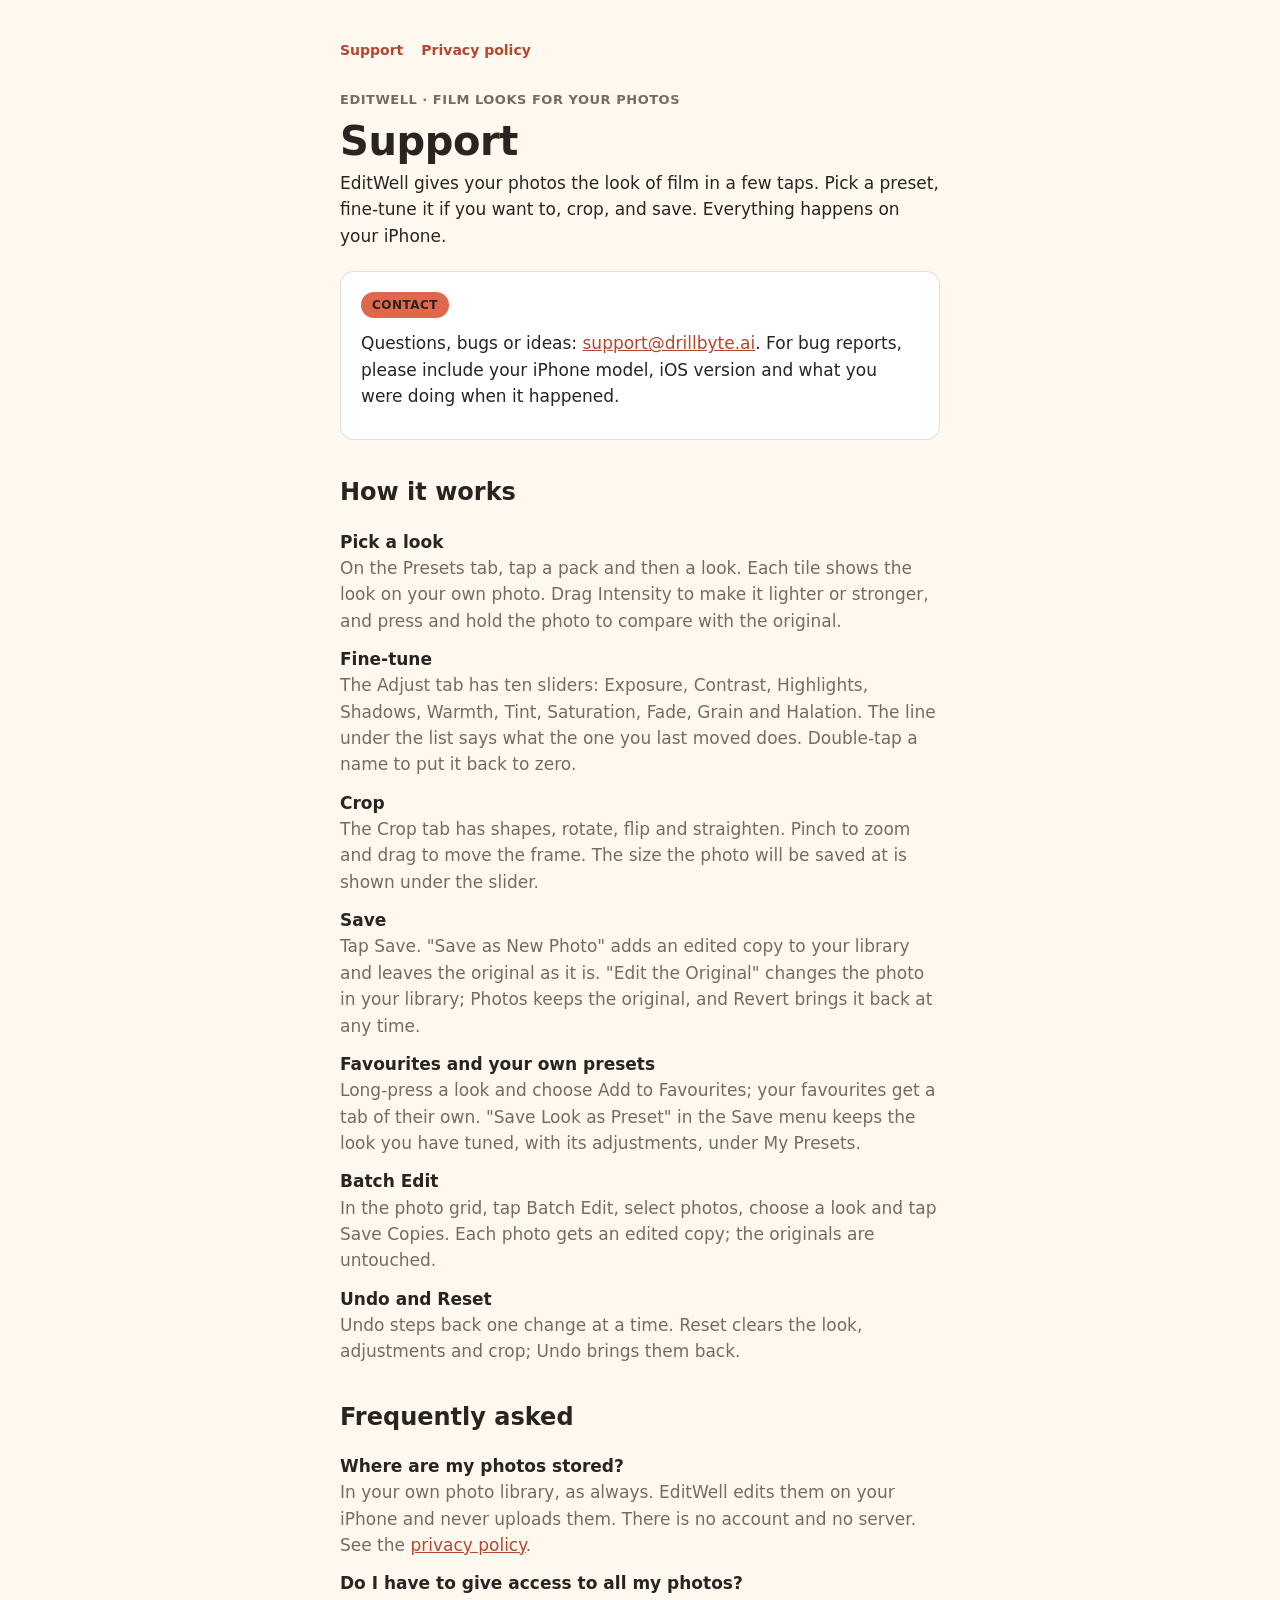
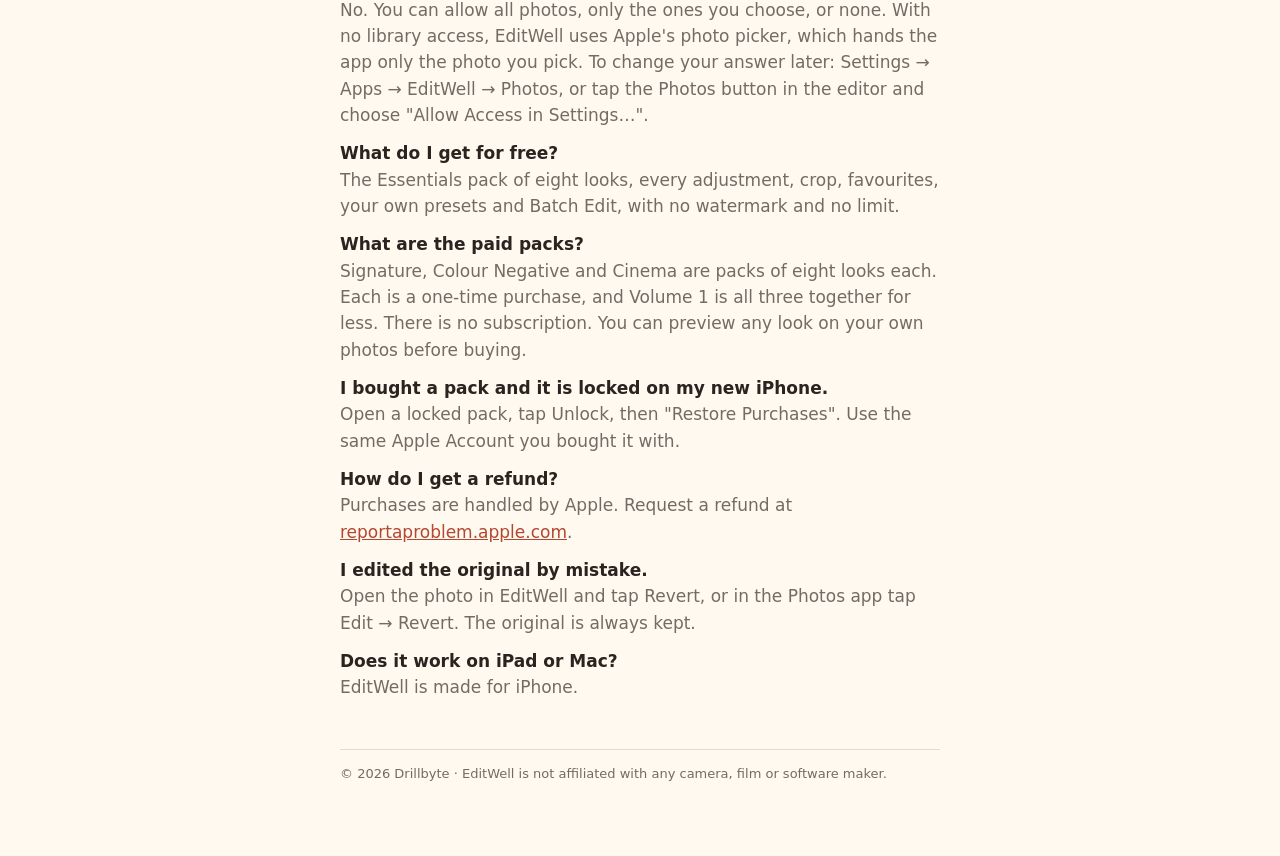
<file: index.html>
<!doctype html>
<html lang="en">
<head>
<meta charset="utf-8">
<meta name="viewport" content="width=device-width, initial-scale=1">
<title>EditWell — Support</title>
<meta name="description" content="Support for EditWell, the iPhone photo editor that gives your photos a film look from presets.">
<link rel="stylesheet" href="style.css">
</head>
<body>
<main>
  <nav><a href="index.html">Support</a><a href="privacy.html">Privacy policy</a></nav>
  <p class="eyebrow">EditWell · film looks for your photos</p>
  <h1>Support</h1>
  <p>EditWell gives your photos the look of film in a few taps. Pick a preset, fine-tune it if you want to, crop, and save. Everything happens on your iPhone.</p>

  <div class="card">
    <span class="pill">Contact</span>
    <p>Questions, bugs or ideas: <a href="mailto:support@drillbyte.ai">support@drillbyte.ai</a>. For bug reports, please include your iPhone model, iOS version and what you were doing when it happened.</p>
  </div>

  <h2>How it works</h2>
  <dl>
    <dt>Pick a look</dt>
    <dd>On the Presets tab, tap a pack and then a look. Each tile shows the look on your own photo. Drag Intensity to make it lighter or stronger, and press and hold the photo to compare with the original.</dd>
    <dt>Fine-tune</dt>
    <dd>The Adjust tab has ten sliders: Exposure, Contrast, Highlights, Shadows, Warmth, Tint, Saturation, Fade, Grain and Halation. The line under the list says what the one you last moved does. Double-tap a name to put it back to zero.</dd>
    <dt>Crop</dt>
    <dd>The Crop tab has shapes, rotate, flip and straighten. Pinch to zoom and drag to move the frame. The size the photo will be saved at is shown under the slider.</dd>
    <dt>Save</dt>
    <dd>Tap Save. "Save as New Photo" adds an edited copy to your library and leaves the original as it is. "Edit the Original" changes the photo in your library; Photos keeps the original, and Revert brings it back at any time.</dd>
    <dt>Favourites and your own presets</dt>
    <dd>Long-press a look and choose Add to Favourites; your favourites get a tab of their own. "Save Look as Preset" in the Save menu keeps the look you have tuned, with its adjustments, under My Presets.</dd>
    <dt>Batch Edit</dt>
    <dd>In the photo grid, tap Batch Edit, select photos, choose a look and tap Save Copies. Each photo gets an edited copy; the originals are untouched.</dd>
    <dt>Undo and Reset</dt>
    <dd>Undo steps back one change at a time. Reset clears the look, adjustments and crop; Undo brings them back.</dd>
  </dl>

  <h2>Frequently asked</h2>
  <dl>
    <dt>Where are my photos stored?</dt>
    <dd>In your own photo library, as always. EditWell edits them on your iPhone and never uploads them. There is no account and no server. See the <a href="privacy.html">privacy policy</a>.</dd>
    <dt>Do I have to give access to all my photos?</dt>
    <dd>No. You can allow all photos, only the ones you choose, or none. With no library access, EditWell uses Apple's photo picker, which hands the app only the photo you pick. To change your answer later: Settings → Apps → EditWell → Photos, or tap the Photos button in the editor and choose "Allow Access in Settings…".</dd>
    <dt>What do I get for free?</dt>
    <dd>The Essentials pack of eight looks, every adjustment, crop, favourites, your own presets and Batch Edit, with no watermark and no limit.</dd>
    <dt>What are the paid packs?</dt>
    <dd>Signature, Colour Negative and Cinema are packs of eight looks each. Each is a one-time purchase, and Volume 1 is all three together for less. There is no subscription. You can preview any look on your own photos before buying.</dd>
    <dt>I bought a pack and it is locked on my new iPhone.</dt>
    <dd>Open a locked pack, tap Unlock, then "Restore Purchases". Use the same Apple Account you bought it with.</dd>
    <dt>How do I get a refund?</dt>
    <dd>Purchases are handled by Apple. Request a refund at <a href="https://reportaproblem.apple.com">reportaproblem.apple.com</a>.</dd>
    <dt>I edited the original by mistake.</dt>
    <dd>Open the photo in EditWell and tap Revert, or in the Photos app tap Edit → Revert. The original is always kept.</dd>
    <dt>Does it work on iPad or Mac?</dt>
    <dd>EditWell is made for iPhone.</dd>
  </dl>

  <footer>© 2026 Drillbyte · EditWell is not affiliated with any camera, film or software maker.</footer>
</main>
</body>
</html>
</file>
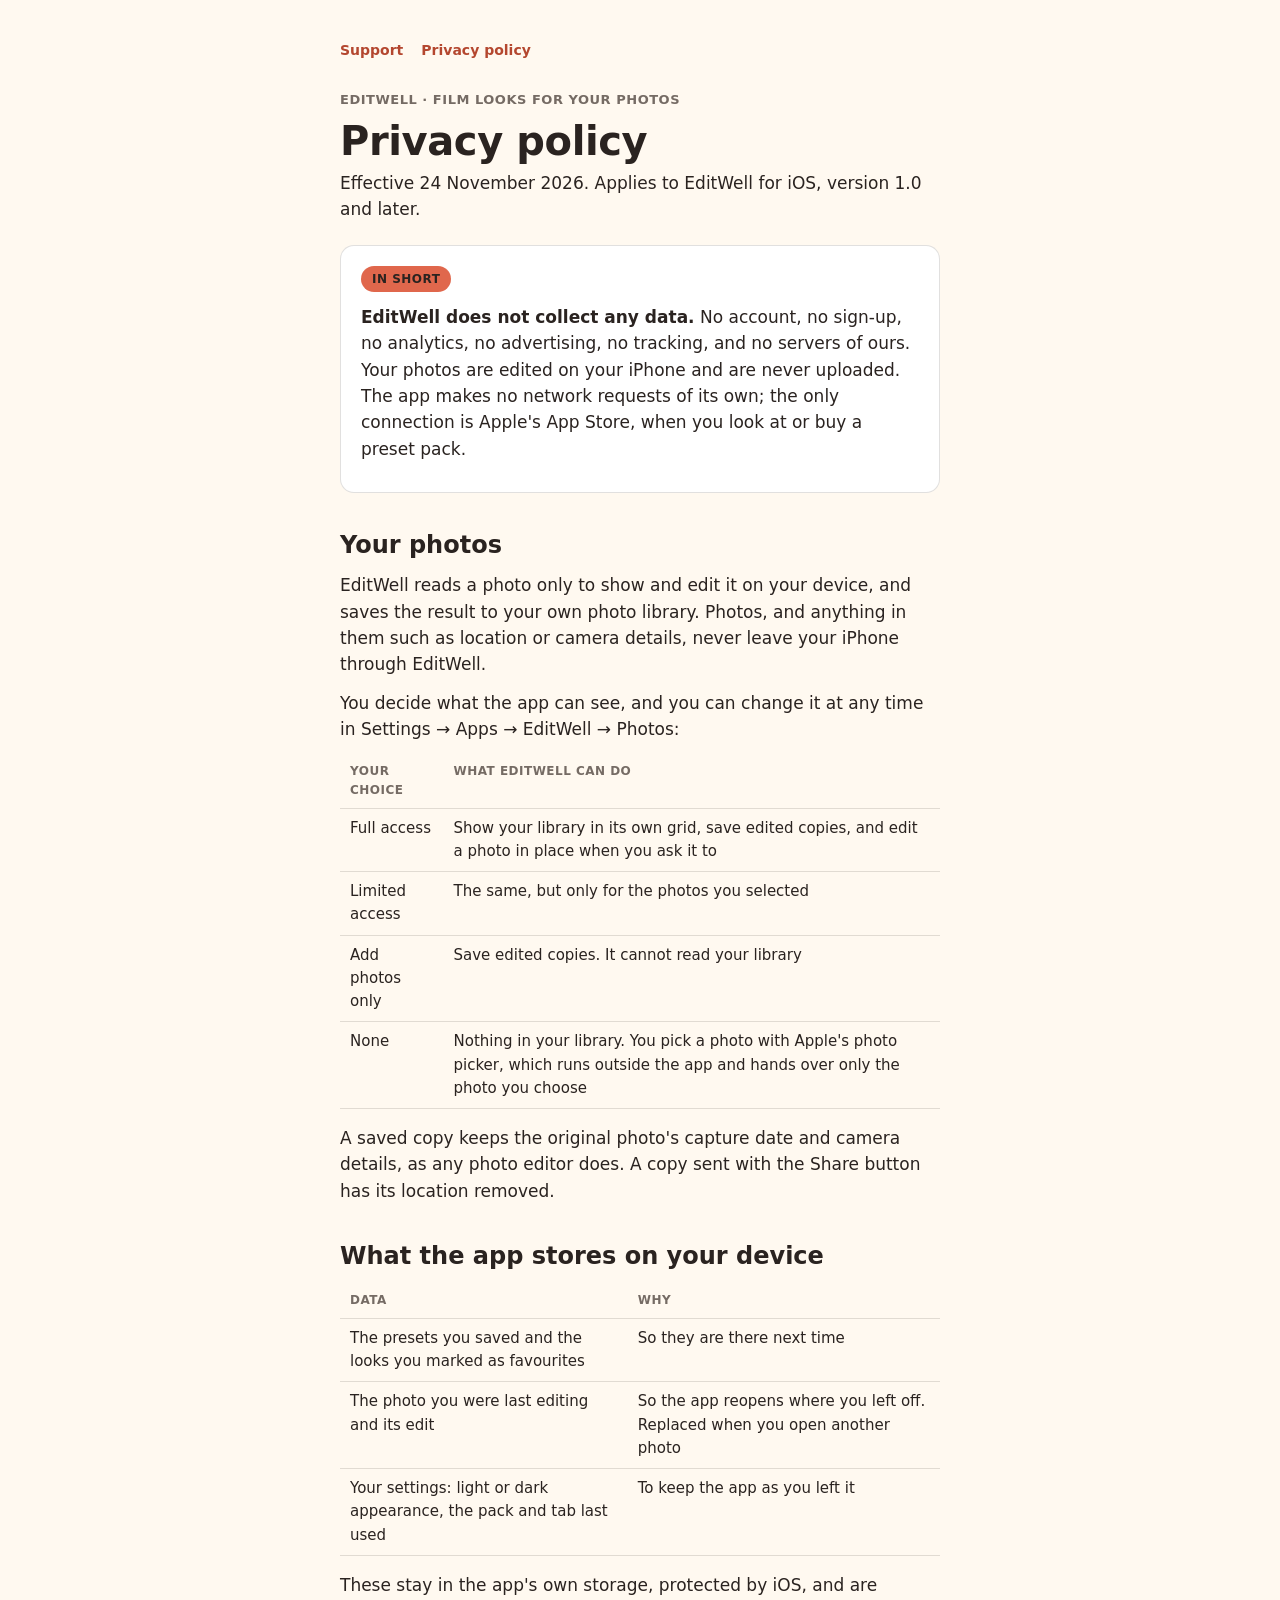
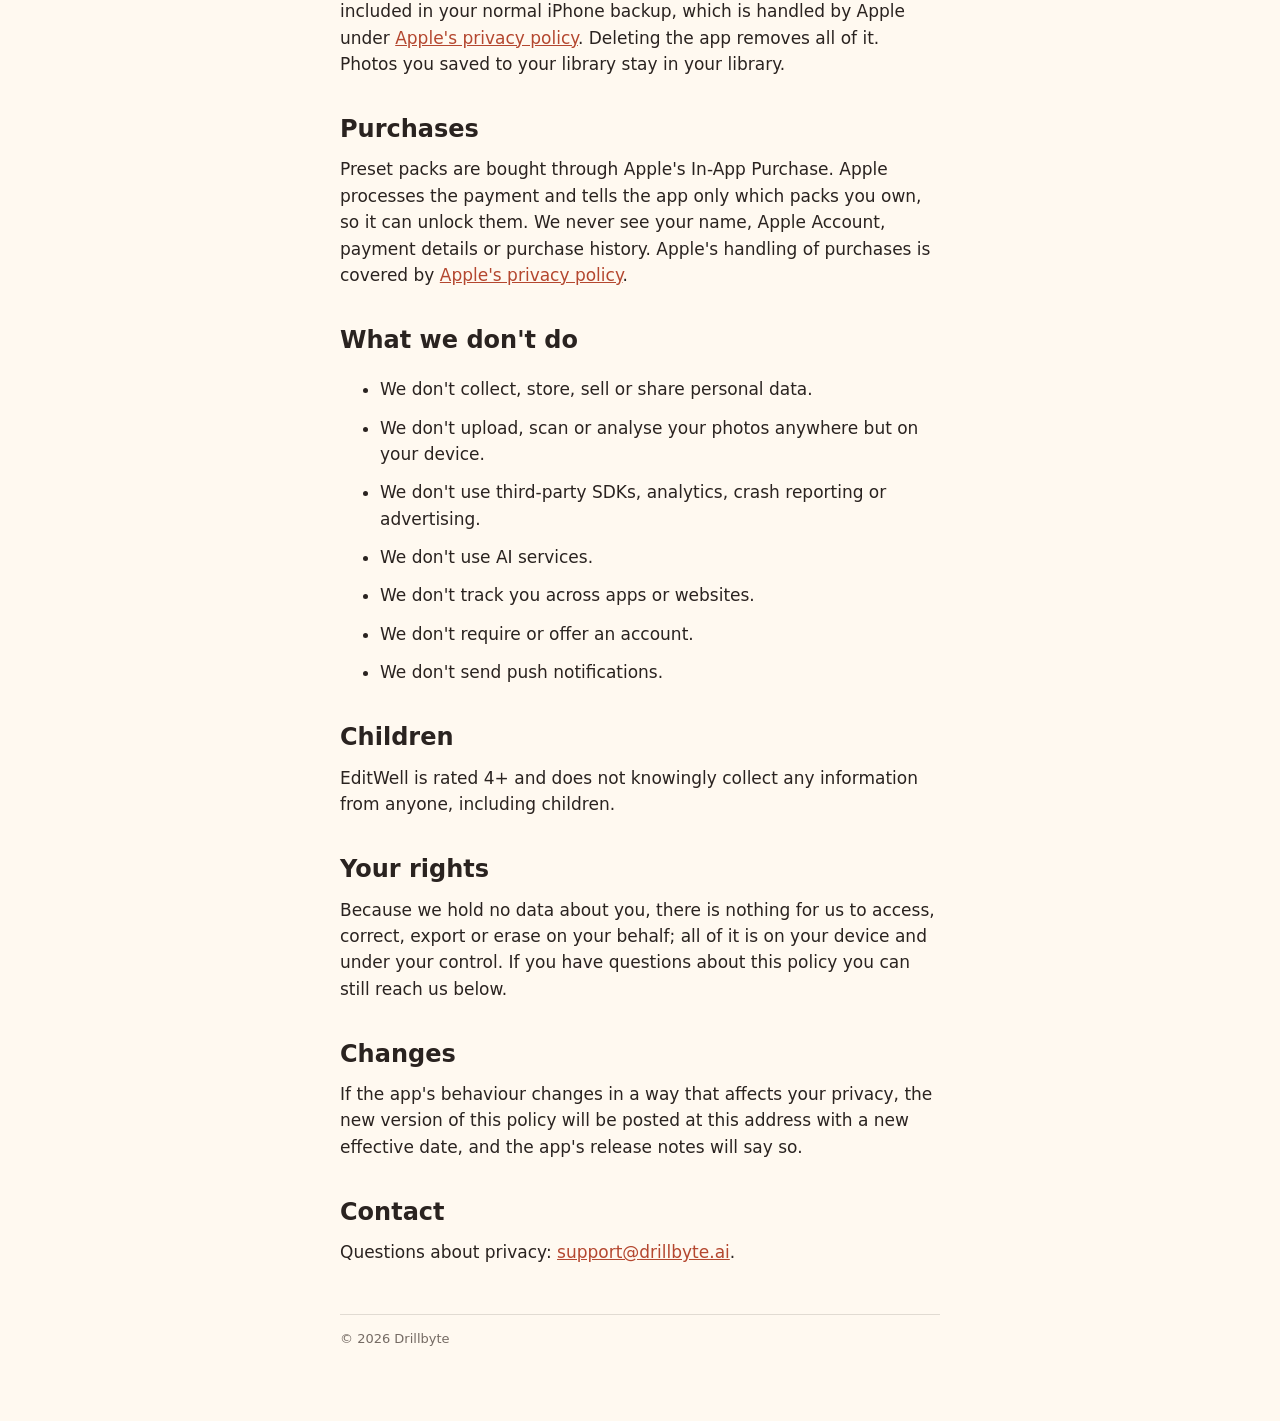
<file: privacy.html>
<!doctype html>
<html lang="en">
<head>
<meta charset="utf-8">
<meta name="viewport" content="width=device-width, initial-scale=1">
<title>EditWell — Privacy Policy</title>
<meta name="description" content="Privacy policy for EditWell. No data is collected; your photos are edited on your iPhone and never uploaded.">
<link rel="stylesheet" href="style.css">
</head>
<body>
<main>
  <nav><a href="index.html">Support</a><a href="privacy.html">Privacy policy</a></nav>
  <p class="eyebrow">EditWell · film looks for your photos</p>
  <h1>Privacy policy</h1>
  <p>Effective 24 November 2026. Applies to EditWell for iOS, version 1.0 and later.</p>

  <div class="card">
    <span class="pill">In short</span>
    <p><strong>EditWell does not collect any data.</strong> No account, no sign-up, no analytics, no advertising, no tracking, and no servers of ours. Your photos are edited on your iPhone and are never uploaded. The app makes no network requests of its own; the only connection is Apple's App Store, when you look at or buy a preset pack.</p>
  </div>

  <h2>Your photos</h2>
  <p>EditWell reads a photo only to show and edit it on your device, and saves the result to your own photo library. Photos, and anything in them such as location or camera details, never leave your iPhone through EditWell.</p>
  <p>You decide what the app can see, and you can change it at any time in Settings → Apps → EditWell → Photos:</p>
  <table>
    <tr><th>Your choice</th><th>What EditWell can do</th></tr>
    <tr><td>Full access</td><td>Show your library in its own grid, save edited copies, and edit a photo in place when you ask it to</td></tr>
    <tr><td>Limited access</td><td>The same, but only for the photos you selected</td></tr>
    <tr><td>Add photos only</td><td>Save edited copies. It cannot read your library</td></tr>
    <tr><td>None</td><td>Nothing in your library. You pick a photo with Apple's photo picker, which runs outside the app and hands over only the photo you choose</td></tr>
  </table>
  <p>A saved copy keeps the original photo's capture date and camera details, as any photo editor does. A copy sent with the Share button has its location removed.</p>

  <h2>What the app stores on your device</h2>
  <table>
    <tr><th>Data</th><th>Why</th></tr>
    <tr><td>The presets you saved and the looks you marked as favourites</td><td>So they are there next time</td></tr>
    <tr><td>The photo you were last editing and its edit</td><td>So the app reopens where you left off. Replaced when you open another photo</td></tr>
    <tr><td>Your settings: light or dark appearance, the pack and tab last used</td><td>To keep the app as you left it</td></tr>
  </table>
  <p>These stay in the app's own storage, protected by iOS, and are included in your normal iPhone backup, which is handled by Apple under <a href="https://www.apple.com/legal/privacy/">Apple's privacy policy</a>. Deleting the app removes all of it. Photos you saved to your library stay in your library.</p>

  <h2>Purchases</h2>
  <p>Preset packs are bought through Apple's In-App Purchase. Apple processes the payment and tells the app only which packs you own, so it can unlock them. We never see your name, Apple Account, payment details or purchase history. Apple's handling of purchases is covered by <a href="https://www.apple.com/legal/privacy/">Apple's privacy policy</a>.</p>

  <h2>What we don't do</h2>
  <ul>
    <li>We don't collect, store, sell or share personal data.</li>
    <li>We don't upload, scan or analyse your photos anywhere but on your device.</li>
    <li>We don't use third-party SDKs, analytics, crash reporting or advertising.</li>
    <li>We don't use AI services.</li>
    <li>We don't track you across apps or websites.</li>
    <li>We don't require or offer an account.</li>
    <li>We don't send push notifications.</li>
  </ul>

  <h2>Children</h2>
  <p>EditWell is rated 4+ and does not knowingly collect any information from anyone, including children.</p>

  <h2>Your rights</h2>
  <p>Because we hold no data about you, there is nothing for us to access, correct, export or erase on your behalf; all of it is on your device and under your control. If you have questions about this policy you can still reach us below.</p>

  <h2>Changes</h2>
  <p>If the app's behaviour changes in a way that affects your privacy, the new version of this policy will be posted at this address with a new effective date, and the app's release notes will say so.</p>

  <h2 id="contact">Contact</h2>
  <p>Questions about privacy: <a href="mailto:support@drillbyte.ai">support@drillbyte.ai</a>.</p>

  <footer>© 2026 Drillbyte</footer>
</main>
</body>
</html>
</file>
<file: style.css>
:root {
  --ground: #FFF9F0; --card: #FFFFFF; --ink: #2A2320; --muted: #756B64;
  --rule: rgba(42,35,32,.14); --action: #E0674C; --link: #B4472F;
}
@media (prefers-color-scheme: dark) {
  :root { --ground: #1C1B1A; --card: #262423; --ink: #F5F2EC; --muted: #A8A39D; --rule: rgba(245,242,236,.16); --action: #F48067; --link: #F48067; }
}
* { box-sizing: border-box; }
body { margin: 0; background: var(--ground); color: var(--ink); font: 17px/1.55 -apple-system, BlinkMacSystemFont, "Helvetica Neue", system-ui, sans-serif; }
main { max-width: 640px; margin: 0 auto; padding: 40px 20px 72px; }
nav { font-size: 14px; font-weight: 600; margin-bottom: 28px; }
nav a { margin-right: 18px; color: var(--link); text-decoration: none; }
nav a:hover { text-decoration: underline; }
.eyebrow { font-size: 13px; font-weight: 600; letter-spacing: .04em; text-transform: uppercase; color: var(--muted); margin: 0 0 10px; }
h1 { font-weight: 800; font-size: 40px; line-height: 1.05; letter-spacing: -.01em; margin: 0 0 8px; }
h2 { font-weight: 700; font-size: 24px; margin: 34px 0 8px; }
p, li { margin: 0 0 12px; }
a { color: var(--link); }
.card { background: var(--card); border: 1px solid var(--rule); border-radius: 14px; padding: 18px 20px; margin: 22px 0; }
.pill { display: inline-block; font-size: 12px; font-weight: 700; letter-spacing: .04em; text-transform: uppercase; color: #2A2320; background: var(--action); border-radius: 999px; padding: 4px 11px; }
.card .pill + p { margin-top: 12px; }
dl dt { font-weight: 700; } dl dd { margin: 0 0 12px; color: var(--muted); }
table { border-collapse: collapse; width: 100%; font-size: 15px; margin: 8px 0 16px; }
th, td { text-align: left; vertical-align: top; padding: 8px 10px; border-bottom: 1px solid var(--rule); }
th { font-size: 12px; text-transform: uppercase; letter-spacing: .04em; color: var(--muted); }
footer { margin-top: 48px; font-size: 13px; color: var(--muted); border-top: 1px solid var(--rule); padding-top: 14px; }
</file>
